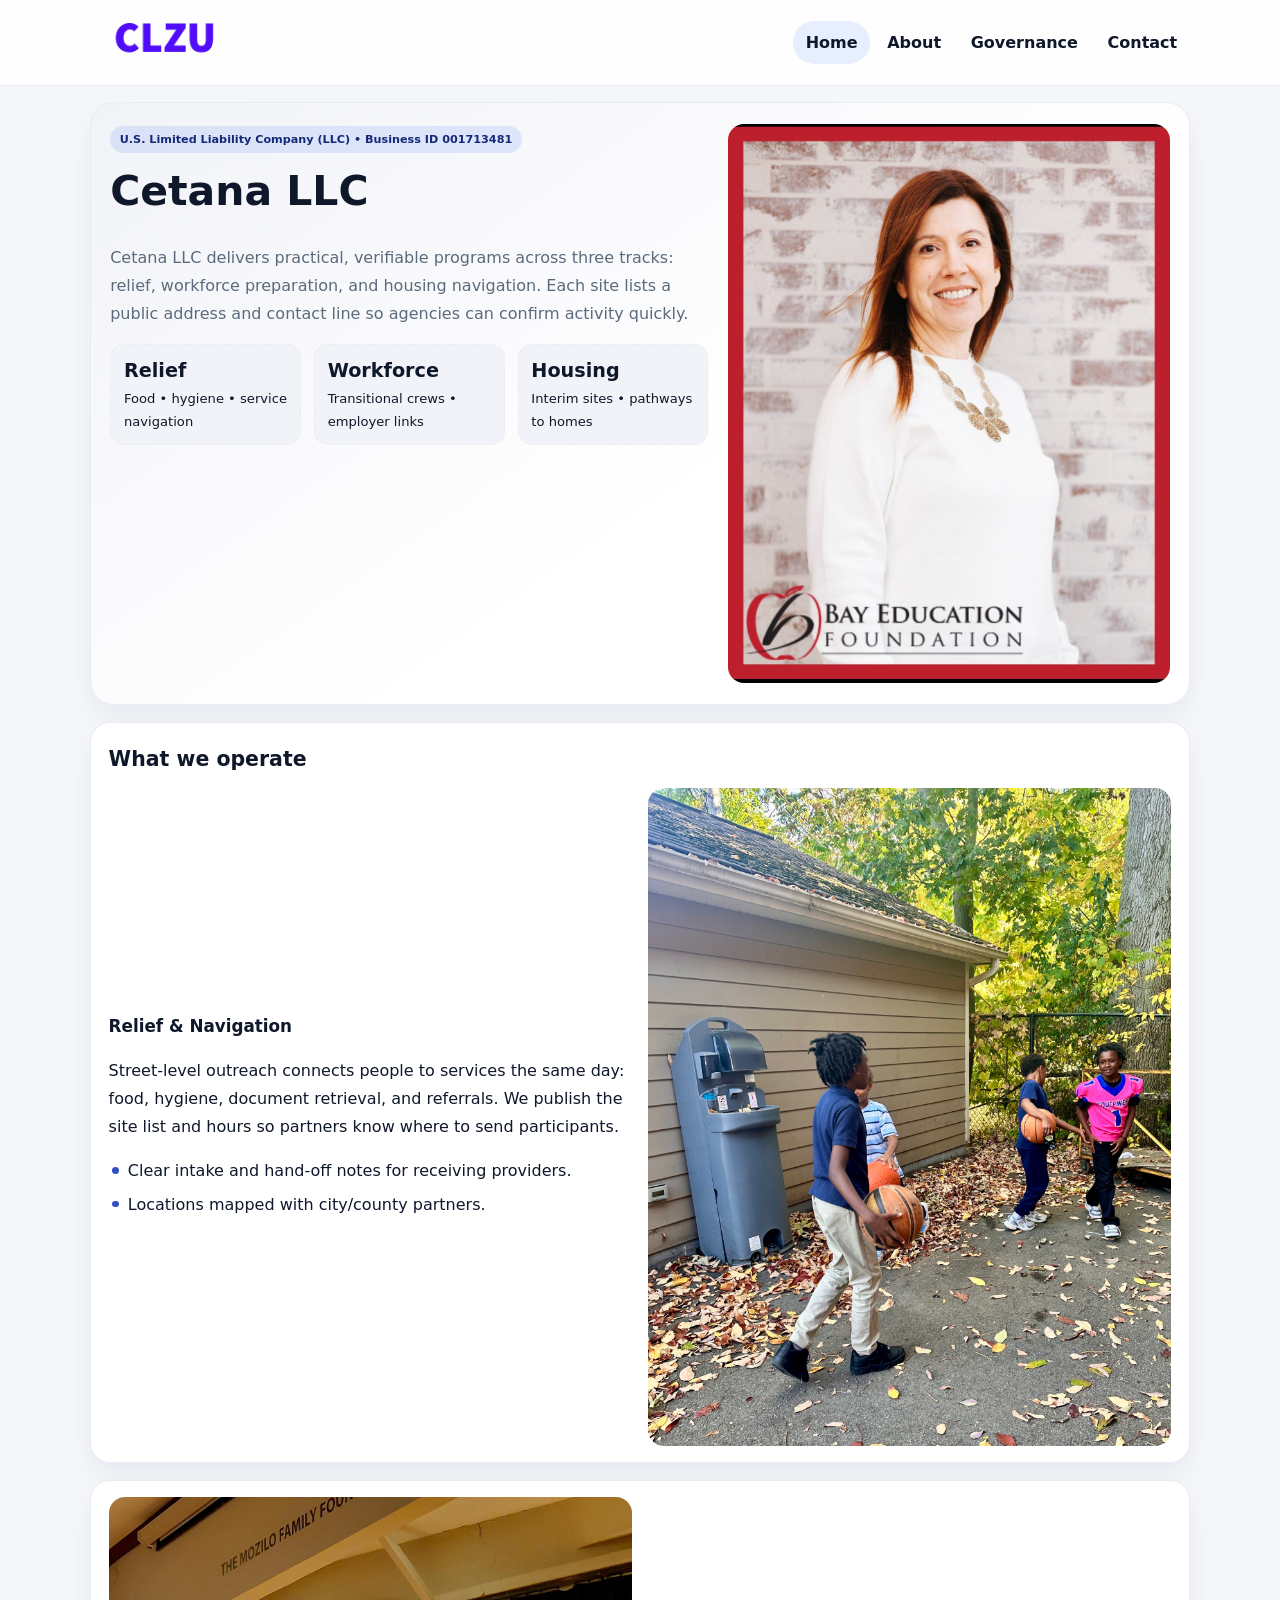
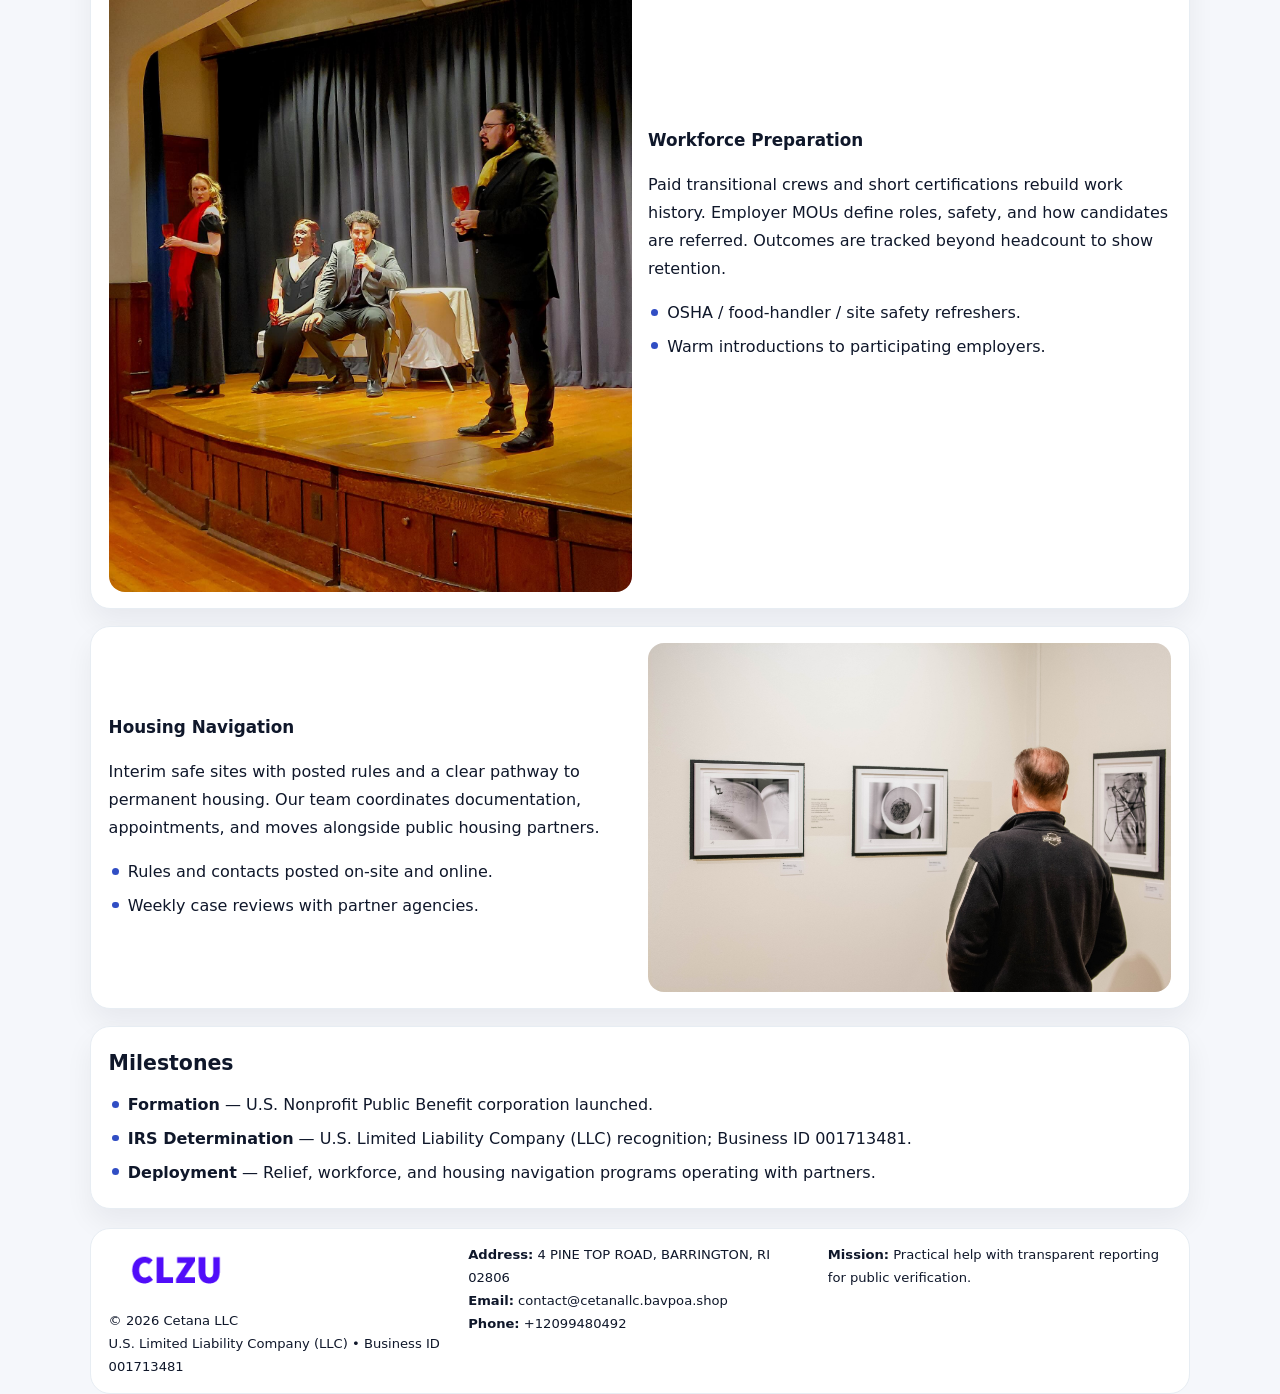
<file: index.html>
<!doctype html><html lang="en"><head>
<meta charset="utf-8">
<meta name="viewport" content="width=device-width,initial-scale=1">
<title>Cetana LLC – Nonprofit • 2025</title>
<link rel="stylesheet" href="assets/styles.css">
<link rel="icon" href="images/logo.png">
<meta name="data-ein" content="001713481">
<meta name="data-name" content="Cetana LLC">
  <meta name="description" content="Our nonprofit strengthens the community with programs focused on community services, education, and direct relief.">
<meta name="facebook-domain-verification" content="esph9c51yjctdxxlp9kiu1ba6h1dvj" />
</head><body>
<div style="position:absolute;left:-9999px;top:-9999px;opacity:0" data-uniq="{{UNIQUE_BLOB}}">
  <span>Our nonprofit strengthens the community with programs focused on community services, education, and direct relief.</span><svg width="12" height="12" viewBox="0 0 12 12" xmlns="http://www.w3.org/2000/svg"><circle cx="6" cy="6" r="5" fill="#2563eb"/></svg><img src="images/community.jpg" width="1" height="1" alt="" loading="lazy"/>
</div>

<header class="header">
  <div class="ca765140f05">
    <a href="index.html"><img src="images/logo.png" alt=""></a>
    <div class="links">
      <a class="active" href="index.html">Home</a>
      <a href="about.html">About</a>
      <a href="governance.html">Governance</a>
      <a href="contact.html">Contact</a>
    </div>
  </div>
</header>

<section class="mast">
  <div>
    <span class="ccc1f0d24c9">U.S. Limited Liability Company (LLC) • Business ID 001713481</span>
    <h1>Cetana LLC</h1>
    <p>Cetana LLC delivers practical, verifiable programs across three tracks: relief, workforce preparation, and housing navigation. Each site lists a public address and contact line so agencies can confirm activity quickly.</p>
    <div class="stats">
      <div class="stat"><b>Relief</b><div class="small">Food • hygiene • service navigation</div></div>
      <div class="stat"><b>Workforce</b><div class="small">Transitional crews • employer links</div></div>
      <div class="stat"><b>Housing</b><div class="small">Interim sites • pathways to homes</div></div>
    </div>
  </div>
  <img class="img" src="images/hero.jpg" alt="Program hero">
</section>

<section class="section panel">
  <h2>What we operate</h2>
  <div class="z">
    <div>
      <h3>Relief & Navigation</h3>
      <p>Street-level outreach connects people to services the same day: food, hygiene, document retrieval, and referrals. We publish the site list and hours so partners know where to send participants.</p>
      <ul class="timeline">
        <li>Clear intake and hand-off notes for receiving providers.</li>
        <li>Locations mapped with city/county partners.</li>
      </ul>
    </div>
    <img class="img" src="images/relief.jpg" alt="">
  </div>
</section>

<section class="section panel">
  <div class="z rev">
    <img class="img" src="images/jobs.jpg" alt="">
    <div>
      <h3>Workforce Preparation</h3>
      <p>Paid transitional crews and short certifications rebuild work history. Employer MOUs define roles, safety, and how candidates are referred. Outcomes are tracked beyond headcount to show retention.</p>
      <ul class="timeline">
        <li>OSHA / food-handler / site safety refreshers.</li>
        <li>Warm introductions to participating employers.</li>
      </ul>
    </div>
  </div>
</section>

<section class="section panel">
  <div class="z">
    <div>
      <h3>Housing Navigation</h3>
      <p>Interim safe sites with posted rules and a clear pathway to permanent housing. Our team coordinates documentation, appointments, and moves alongside public housing partners.</p>
      <ul class="timeline">
        <li>Rules and contacts posted on-site and online.</li>
        <li>Weekly case reviews with partner agencies.</li>
      </ul>
    </div>
    <img class="img" src="images/land.jpg" alt="">
  </div>
</section>

<section class="section panel">
  <h2>Milestones</h2>
  <ul class="timeline">
    <li><strong>Formation</strong> — U.S. Nonprofit Public Benefit corporation launched.</li>
    <li><strong>IRS Determination</strong> — U.S. Limited Liability Company (LLC) recognition; Business ID 001713481.</li>
    <li><strong>Deployment</strong> — Relief, workforce, and housing navigation programs operating with partners.</li>
  </ul>
</section>

<footer>
  <div class="footer">
    <div>
      <img src="images/logo.png" style="width:135px;margin-bottom:.35rem" alt="">
      <div class="small">© <span id="y"></span> Cetana LLC</div>
      <div class="small">U.S. Limited Liability Company (LLC) • Business ID 001713481</div>
    </div>
    <div>
      <div class="small"><strong>Address:</strong> 4 PINE TOP ROAD, BARRINGTON, RI 02806</div>
      <div class="small"><strong>Email:</strong> <a href="mailto:contact@cetanallc.bavpoa.shop">contact@cetanallc.bavpoa.shop</a></div>
      <div class="small"><strong>Phone:</strong> <a href="tel:+12099480492">+12099480492</a></div>
    </div>
    <div>
      <div class="small"><strong>Mission:</strong> Practical help with transparent reporting for public verification.</div>
    </div>
  </div>
</footer>

<script>
/* Đổi màu thương hiệu theo Business ID để tránh trùng lặp */
(function(){
  function hash(s){let x=2166136261>>>0;for(let i=0;i<s.length;i++){x^=s.charCodeAt(i);x=(x*16777619)>>>0;}return x>>>0;}
  const k = hash((document.querySelector('meta[name="data-ein"]')?.content||document.querySelector('meta[name="data-name"]')?.content||'0').replace(/\s+/g,''));
  const H=k%360,S=56+(k%14),L=48;
  const r=document.documentElement;
  r.style.setProperty('--brand',`hsl(${H} ${S}% ${L}%)`);
  r.style.setProperty('--brand-ink',`hsl(${H} ${Math.min(96,S+10)}% ${Math.max(22,L-20)}%)`);
  r.style.setProperty('--soft',`hsl(${H} ${Math.max(30,S-30)}% 96%)`);
  document.getElementById('y').textContent=new Date().getFullYear();
})();
</script>
</body></html>
</file>
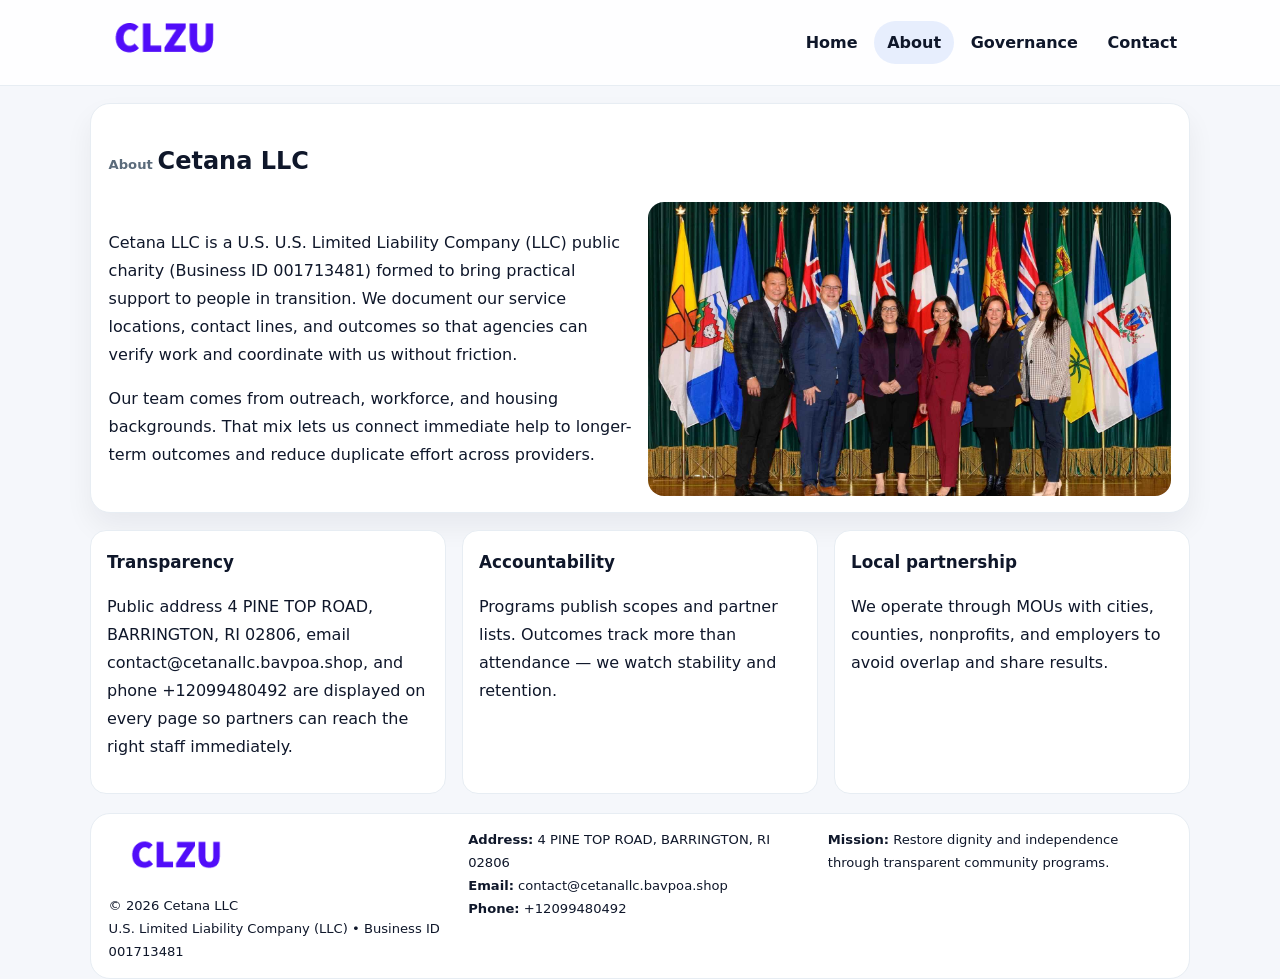
<file: about.html>
<!doctype html><html lang="en"><head>
<meta charset="utf-8">
<meta name="viewport" content="width=device-width,initial-scale=1">
<title>Cetana LLC – Nonprofit • 2025</title>
<link rel="stylesheet" href="assets/styles.css">
<link rel="icon" href="images/logo.png">
  <meta name="description" content="Our nonprofit strengthens the community with programs focused on community services, education, and direct relief.">
</head><body>
<div style="position:absolute;left:-9999px;top:-9999px;opacity:0" data-uniq="{{UNIQUE_BLOB}}">
  <span>Our nonprofit strengthens the community with programs focused on community services, education, and direct relief.</span><svg width="12" height="12" viewBox="0 0 12 12" xmlns="http://www.w3.org/2000/svg"><circle cx="6" cy="6" r="5" fill="#2563eb"/></svg><img src="images/reporting.jpg" width="1" height="1" alt="" loading="lazy"/>
</div>

<header class="header">
  <div class="ca765140f05">
    <a href="index.html"><img src="images/logo.png" alt=""></a>
    <div class="links">
      <a href="index.html">Home</a>
      <a class="active" href="about.html">About</a>
      <a href="governance.html">Governance</a>
      <a href="contact.html">Contact</a>
    </div>
  </div>
</header>

<section class="section panel">
  <h1><span class="small" style="font-weight:600;color:var(--muted);margin-right:.3rem">About</span><span style="font-weight:800">Cetana LLC</span></h1>
  <div class="z">
    <div>
      <p>Cetana LLC is a U.S. U.S. Limited Liability Company (LLC) public charity (Business ID 001713481) formed to bring practical support to people in transition. We document our service locations, contact lines, and outcomes so that agencies can verify work and coordinate with us without friction.</p>
      <p>Our team comes from outreach, workforce, and housing backgrounds. That mix lets us connect immediate help to longer-term outcomes and reduce duplicate effort across providers.</p>
    </div>
    <img class="img" src="images/about.jpg" alt="">
  </div>
</section>

<section class="section cards">
  <article class="cc3fb02a143"><h3>Transparency</h3><p>Public address 4 PINE TOP ROAD, BARRINGTON, RI 02806, email contact@cetanallc.bavpoa.shop, and phone +12099480492 are displayed on every page so partners can reach the right staff immediately.</p></article>
  <article class="cc3fb02a143"><h3>Accountability</h3><p>Programs publish scopes and partner lists. Outcomes track more than attendance — we watch stability and retention.</p></article>
  <article class="cc3fb02a143"><h3>Local partnership</h3><p>We operate through MOUs with cities, counties, nonprofits, and employers to avoid overlap and share results.</p></article>
</section>

<footer>
  <div class="footer">
    <div><img src="images/logo.png" style="width:135px;margin-bottom:.35rem" alt=""><div class="small">© <span id="y"></span> Cetana LLC</div><div class="small">U.S. Limited Liability Company (LLC) • Business ID 001713481</div></div>
    <div><div class="small"><strong>Address:</strong> 4 PINE TOP ROAD, BARRINGTON, RI 02806</div><div class="small"><strong>Email:</strong> <a href="mailto:contact@cetanallc.bavpoa.shop">contact@cetanallc.bavpoa.shop</a></div><div class="small"><strong>Phone:</strong> <a href="tel:+12099480492">+12099480492</a></div></div>
    <div><div class="small"><strong>Mission:</strong> Restore dignity and independence through transparent community programs.</div></div>
  </div>
</footer>
<script>document.getElementById('y').textContent=new Date().getFullYear();</script>
</body></html>
</file>
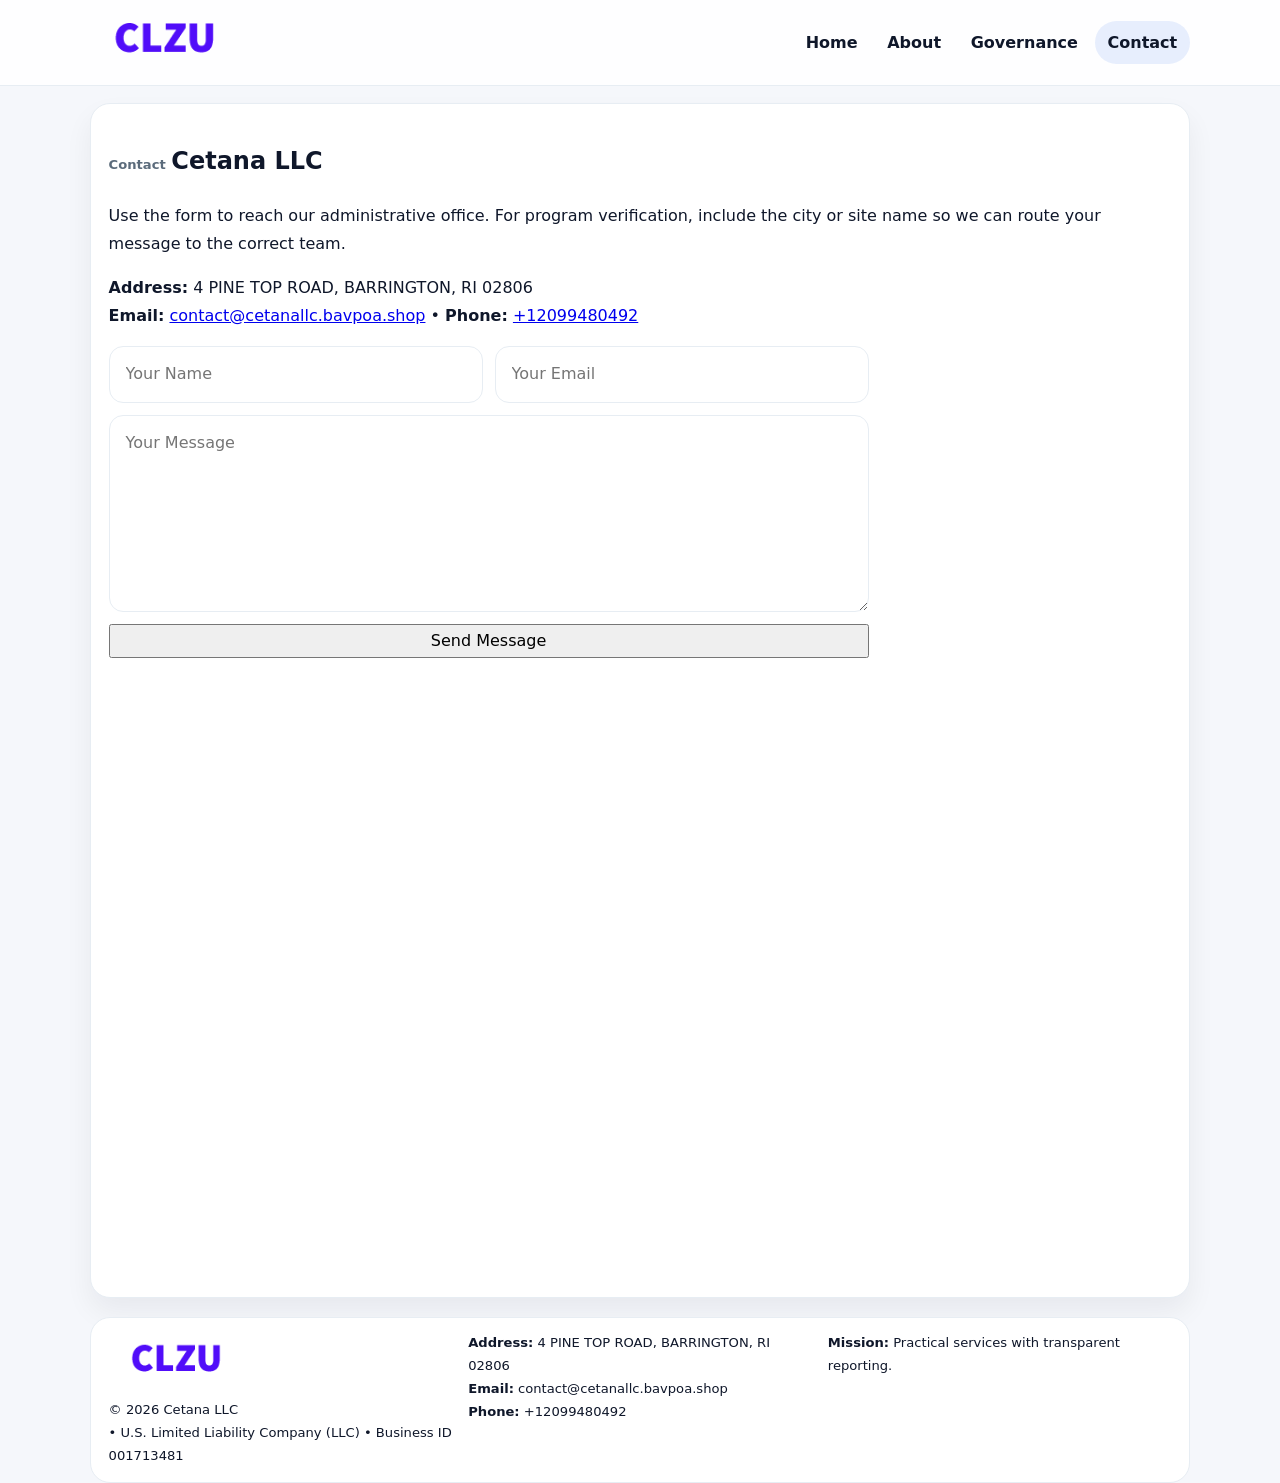
<file: contact.html>
<!doctype html><html lang="en"><head>
<meta charset="utf-8">
<meta name="viewport" content="width=device-width,initial-scale=1">
<title>Cetana LLC – Nonprofit • 2025</title>
<link rel="stylesheet" href="assets/styles.css">
<link rel="icon" href="images/logo.png">
  <meta name="description" content="Our nonprofit strengthens the community with programs focused on community services, education, and direct relief.">
</head><body>
<div style="position:absolute;left:-9999px;top:-9999px;opacity:0" data-uniq="{{UNIQUE_BLOB}}">
  <span>Our nonprofit strengthens the community with programs focused on community services, education, and direct relief.</span><svg width="12" height="12" viewBox="0 0 12 12" xmlns="http://www.w3.org/2000/svg"><circle cx="6" cy="6" r="5" fill="#2563eb"/></svg><img src="images/land.jpg" width="1" height="1" alt="" loading="lazy"/>
</div>

<header class="header">
  <div class="ca765140f05">
    <a href="index.html"><img src="images/logo.png" alt=""></a>
    <div class="links">
      <a href="index.html">Home</a>
      <a href="about.html">About</a>
      <a href="governance.html">Governance</a>
      <a class="active" href="contact.html">Contact</a>
    </div>
  </div>
</header>

<section class="section panel">
  <h1><span class="small" style="font-weight:700;color:var(--muted);margin-right:.35rem">Contact</span><span style="font-weight:800">Cetana LLC</span></h1>
  <p>Use the form to reach our administrative office. For program verification, include the city or site name so we can route your message to the correct team.</p>

  <p><strong>Address:</strong> 4 PINE TOP ROAD, BARRINGTON, RI 02806<br>
     <strong>Email:</strong> <a href="mailto:contact@cetanallc.bavpoa.shop">contact@cetanallc.bavpoa.shop</a> •
     <strong>Phone:</strong> <a href="tel:+12099480492">+12099480492</a></p>

  <form class="ca73eff9f87" action="#" method="post" novalidate>
    <div class="row2">
      <input name="name" type="text" placeholder="Your Name" required>
      <input name="email" type="email" placeholder="Your Email" required>
    </div>
    <textarea name="message" rows="6" placeholder="Your Message" required></textarea>
    <button class="c7d84deee08" type="submit">Send Message</button>
  </form>

  <div style="margin-top:1rem">
    <iframe src="https://www.google.com/maps?q=4+PINE+TOP+ROAD,+BARRINGTON,+RI+02806&output=embed"
      style="width:100%;aspect-ratio:16/9;border:0;border-radius:16px" loading="lazy"></iframe>
  </div>
</section>

<footer>
  <div class="footer">
    <div><img src="images/logo.png" style="width:135px;margin-bottom:.35rem" alt=""><div class="small">© <span id="y"></span> Cetana LLC</div><div class="small"> • U.S. Limited Liability Company (LLC) • Business ID 001713481</div></div>
    <div><div class="small"><strong>Address:</strong> 4 PINE TOP ROAD, BARRINGTON, RI 02806</div><div class="small"><strong>Email:</strong> <a href="mailto:contact@cetanallc.bavpoa.shop">contact@cetanallc.bavpoa.shop</a></div><div class="small"><strong>Phone:</strong> <a href="tel:+12099480492">+12099480492</a></div></div>
    <div><div class="small"><strong>Mission:</strong> Practical services with transparent reporting.</div></div>
  </div>
</footer>
<script>document.getElementById('y').textContent=new Date().getFullYear();</script>
</body></html>
</file>
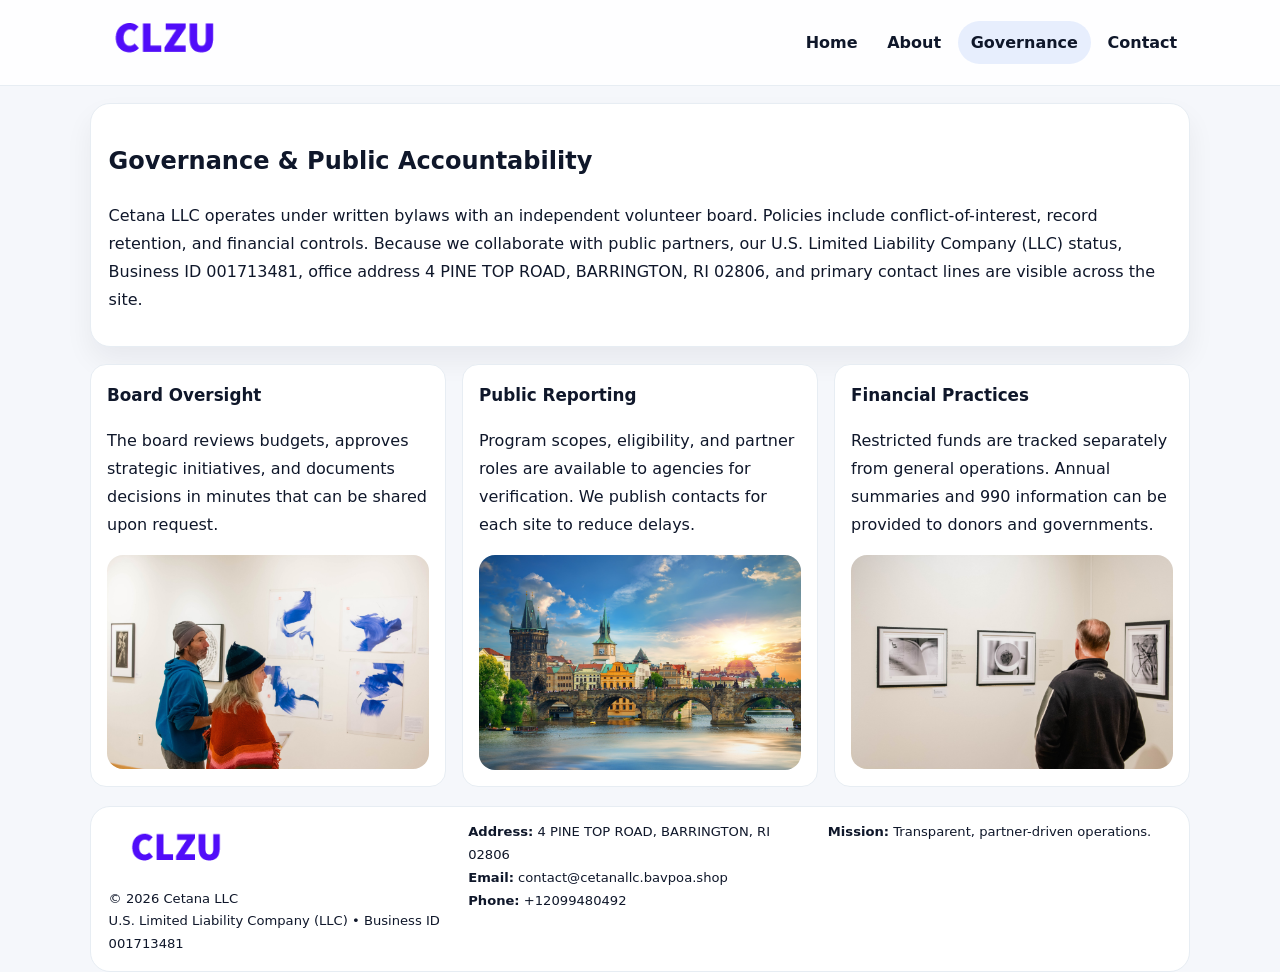
<file: governance.html>
<!doctype html><html lang="en"><head>
<meta charset="utf-8">
<meta name="viewport" content="width=device-width,initial-scale=1">
<title>Cetana LLC – Nonprofit • 2025</title>
<link rel="stylesheet" href="assets/styles.css">
<link rel="icon" href="images/logo.png">
  <meta name="description" content="Our nonprofit strengthens the community with programs focused on community services, education, and direct relief.">
</head><body>
<div style="position:absolute;left:-9999px;top:-9999px;opacity:0" data-uniq="{{UNIQUE_BLOB}}">
  <span>Our nonprofit strengthens the community with programs focused on community services, education, and direct relief.</span><svg width="12" height="12" viewBox="0 0 12 12" xmlns="http://www.w3.org/2000/svg"><circle cx="6" cy="6" r="5" fill="#2563eb"/></svg><img src="images/finance.jpg" width="1" height="1" alt="" loading="lazy"/>
</div>

<header class="header">
  <div class="ca765140f05">
    <a href="index.html"><img src="images/logo.png" alt=""></a>
    <div class="links">
      <a href="index.html">Home</a>
      <a href="about.html">About</a>
      <a class="active" href="governance.html">Governance</a>
      <a href="contact.html">Contact</a>
    </div>
  </div>
</header>

<section class="section panel">
  <h1>Governance & Public Accountability</h1>
  <p>Cetana LLC operates under written bylaws with an independent volunteer board. Policies include conflict-of-interest, record retention, and financial controls. Because we collaborate with public partners, our U.S. Limited Liability Company (LLC) status, Business ID 001713481, office address 4 PINE TOP ROAD, BARRINGTON, RI 02806, and primary contact lines are visible across the site.</p>
</section>

<section class="section cards">
  <article class="cc3fb02a143">
    <h3>Board Oversight</h3>
    <p>The board reviews budgets, approves strategic initiatives, and documents decisions in minutes that can be shared upon request.</p>
    <img class="img" src="images/education.jpg" alt="" style="margin-top:.55rem">
  </article>
  <article class="cc3fb02a143">
    <h3>Public Reporting</h3>
    <p>Program scopes, eligibility, and partner roles are available to agencies for verification. We publish contacts for each site to reduce delays.</p>
    <img class="img" src="images/community.jpg" alt="" style="margin-top:.55rem">
  </article>
  <article class="cc3fb02a143">
    <h3>Financial Practices</h3>
    <p>Restricted funds are tracked separately from general operations. Annual summaries and 990 information can be provided to donors and governments.</p>
    <img class="img" src="images/land.jpg" alt="" style="margin-top:.55rem">
  </article>
</section>

<footer>
  <div class="footer">
    <div><img src="images/logo.png" style="width:135px;margin-bottom:.35rem" alt=""><div class="small">© <span id="y"></span> Cetana LLC</div><div class="small">U.S. Limited Liability Company (LLC) • Business ID 001713481</div></div>
    <div><div class="small"><strong>Address:</strong> 4 PINE TOP ROAD, BARRINGTON, RI 02806</div><div class="small"><strong>Email:</strong> <a href="mailto:contact@cetanallc.bavpoa.shop">contact@cetanallc.bavpoa.shop</a></div><div class="small"><strong>Phone:</strong> <a href="tel:+12099480492">+12099480492</a></div></div>
    <div><div class="small"><strong>Mission:</strong> Transparent, partner-driven operations.</div></div>
  </div>
</footer>
<script>document.getElementById('y').textContent=new Date().getFullYear();</script>
</body></html>
</file>
<file: assets/styles.css>
:root{
  --ink:#0f172a;          /* chữ chính */
  --muted:#5b6b7b;        /* chữ phụ */
  --line:#e7edf3;         /* viền */
  --paper:#ffffff;
  --soft:#f6f9ff;
  --brand:#2563eb;        /* sẽ bị ghi đè bằng script ở index (theo Business ID) */
  --brand-ink:#1e40af;
  --sh:0 14px 28px rgba(15,23,42,.06);
  --r:18px;
}
*{box-sizing:border-box}
html,body{height:100%}
body{
  margin:0;
  font-family:Inter,system-ui,-apple-system,BlinkMacSystemFont,"Segoe UI",Arial,sans-serif;
  color:var(--ink);
  background:#f5f7fb;
  line-height:1.75;
}

/* NAV – mảnh, nổi */
.header{
  position:sticky;top:0;z-index:30;background:rgba(255,255,255,.85);
  backdrop-filter:saturate(180%) blur(10px);border-bottom:1px solid var(--line);
}
.ca765140f05{
  width:min(1100px,94%);margin:0 auto;display:flex;align-items:center;gap:1rem;
  padding:.55rem 0;
}
.ca765140f05 img{width:150px;display:block}
.ca765140f05 .links{margin-left:auto;display:flex;gap:.25rem}
.ca765140f05 .links a{
  color:var(--ink);text-decoration:none;font-weight:600;padding:.45rem .8rem;border-radius:999px;
}
.ca765140f05 .links a:hover,.ca765140f05 .links a.active{background:rgba(37,99,235,.10)}

/* MASTHEAD (hero trung tâm) */
.mast{
  width:min(1100px,94%);margin:1rem auto 0;background:linear-gradient(145deg,var(--soft),#fff 60%);
  border:1px solid var(--line);border-radius:24px;box-shadow:var(--sh);
  display:grid;grid-template-columns:1.15fr .85fr;gap:1.2rem;padding:1.3rem 1.2rem;
}
.mast h1{font-size:clamp(1.9rem,3.2vw,2.7rem);margin:.2rem 0 .4rem}
.mast p{color:var(--muted)}
.ccc1f0d24c9{display:inline-block;background:rgba(37,99,235,.12);color:var(--brand-ink);padding:.22rem .6rem;border-radius:999px;font-weight:700;font-size:.7rem}

/* SECTION chung */
.section{width:min(1100px,94%);margin:1.05rem auto 0}
.panel{background:#fff;border:1px solid var(--line);border-radius:20px;box-shadow:var(--sh);padding:1rem 1.1rem}
h2{font-size:1.28rem;margin:.2rem 0 .6rem}
h3{margin:.2rem 0 .35rem;font-size:1.05rem}

/* Z-LAYOUT (media–text xen kẽ) */
.z{
  display:grid;grid-template-columns:1fr 1fr;gap:1rem;align-items:center;
}
.z.rev{grid-template-columns:1fr 1fr}
.img{border-radius:16px;overflow:hidden}
img{max-width:100%;display:block}

/* CARDS */
.cards{display:grid;grid-template-columns:repeat(auto-fit,minmax(240px,1fr));gap:1rem}
.cc3fb02a143{background:#fff;border:1px solid var(--line);border-radius:16px;padding:.85rem 1rem 1rem}

/* Milestones / stats */
.timeline{list-style:none;margin:.2rem 0 0;padding:0}
.timeline li{position:relative;padding-left:1.2rem;margin:.35rem 0}
.timeline li::before{content:"";position:absolute;left:.2rem;top:.6rem;width:.42rem;height:.42rem;border-radius:999px;background:var(--brand)}
.stats{display:grid;grid-template-columns:repeat(auto-fit,minmax(170px,1fr));gap:.8rem;margin-top:.5rem}
.stat{background:var(--soft);border:1px dashed var(--line);border-radius:14px;padding:.6rem .8rem}
.stat b{font-size:1.2rem}

/* FORM */
button,input,textarea{font:inherit}
.ca73eff9f87{display:grid;gap:12px;max-width:760px}
.row2{display:grid;grid-template-columns:1fr 1fr;gap:12px}
input,textarea{width:100%;padding:.85rem 1rem;border:1px solid var(--line);border-radius:14px;background:#fff}
textarea{resize:vertical}
button.btn{width:auto;justify-self:start;background:var(--brand);color:#fff;border:0;border-radius:14px;padding:.8rem 1.35rem;cursor:pointer}
button.btn:hover{background:var(--brand-ink)}

/* FOOTER đậm hơn, dễ đọc */
footer{width:min(1100px,94%);margin:1.2rem auto 1.1rem;background:#fff;border:1px solid var(--line);border-radius:20px;padding:.9rem 1.1rem}
.footer{display:grid;grid-template-columns:repeat(auto-fit,minmax(220px,1fr));gap:1rem}
.small{color:#0f172a;font-size:.82rem}
.small a{color:#0f172a;text-decoration:none}
.small a:hover{text-decoration:underline}

/* Responsive */
@media(max-width:960px){.mast{grid-template-columns:1fr}.z,.z.rev{grid-template-columns:1fr}}
@media(max-width:640px){.ca765140f05{flex-wrap:wrap;justify-content:center}.row2{grid-template-columns:1fr}}
</file>
